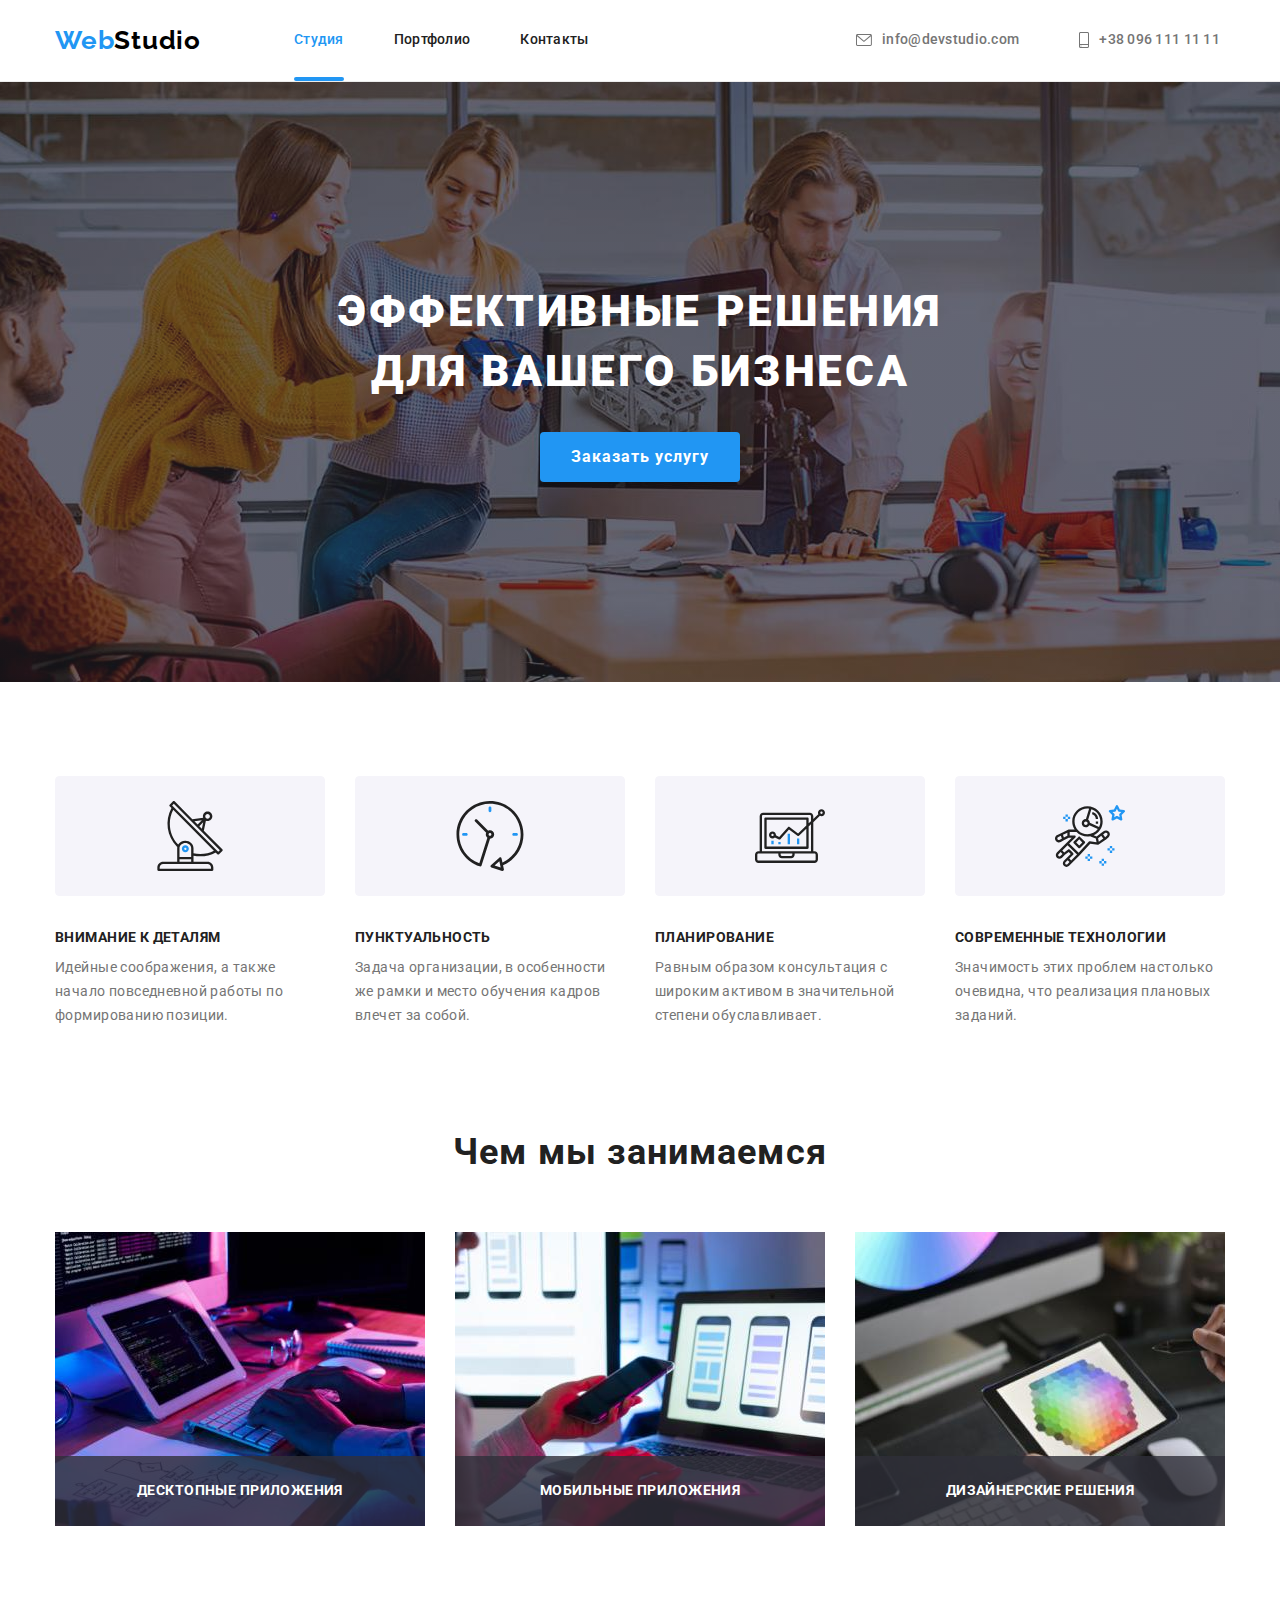
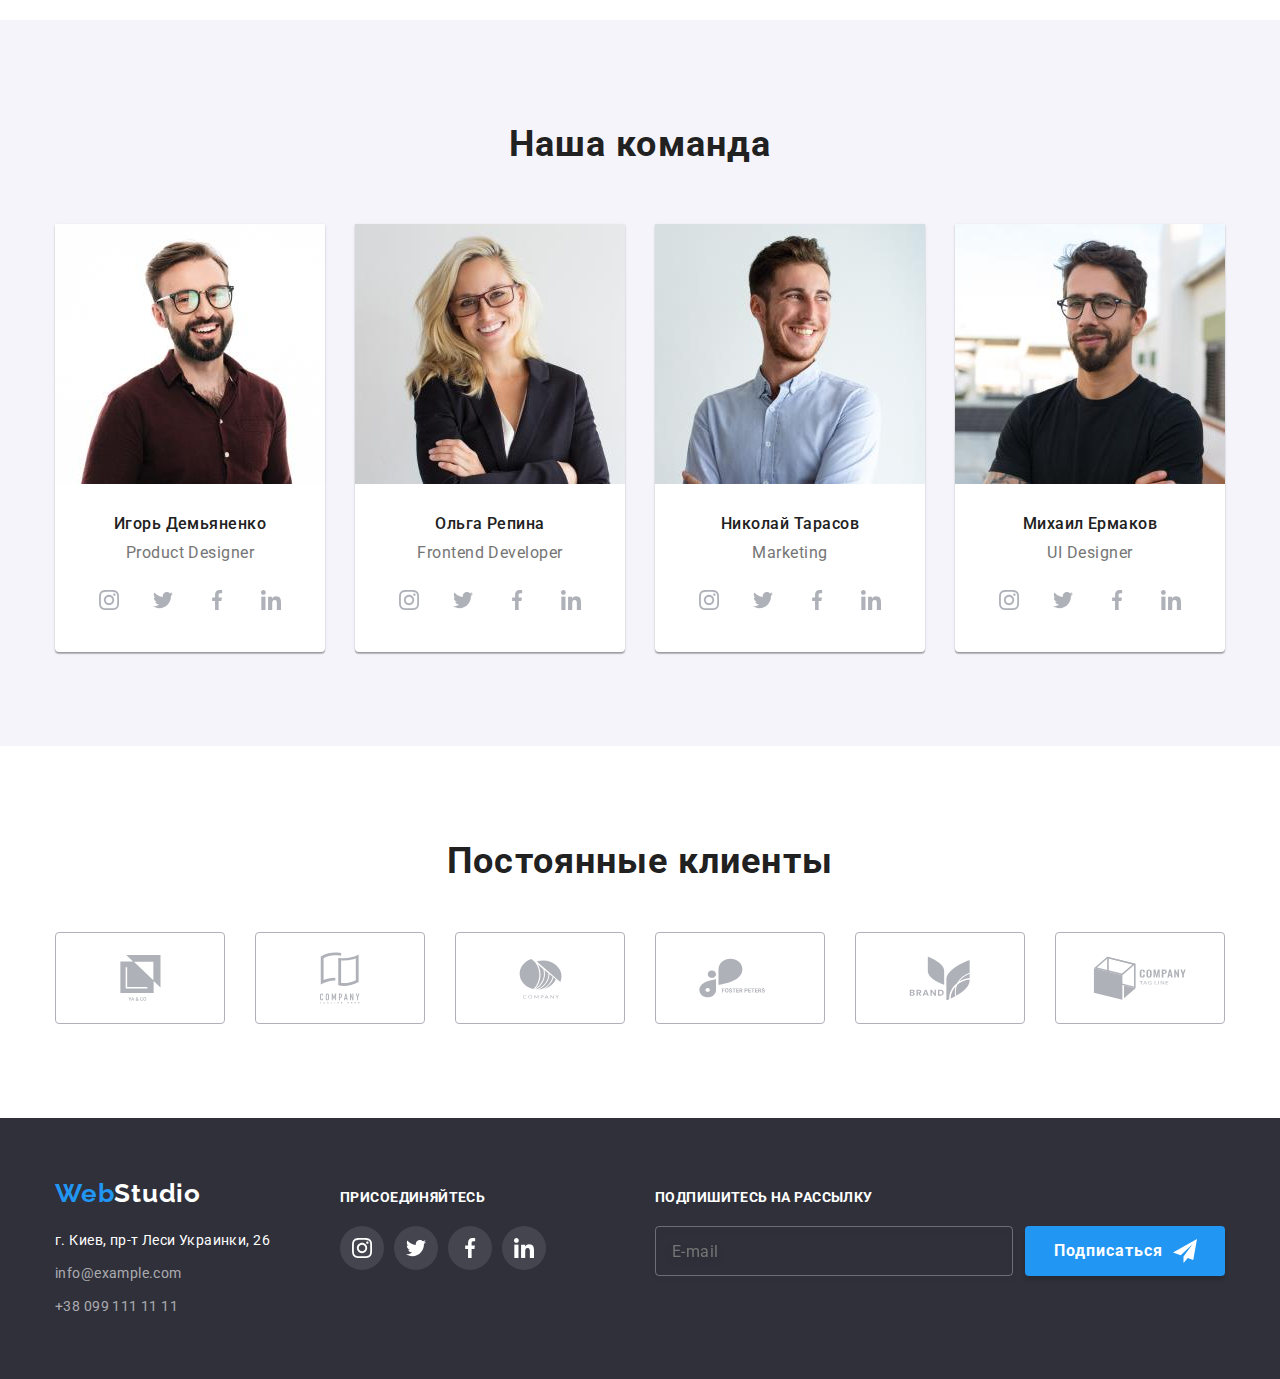
<file: index.html>
<!DOCTYPE html>
<html lang="ru">
<head>
    <meta charset="UTF-8">
    <meta http-equiv="X-UA-Compatible" content="IE=edge">
    <meta name="viewport" content="width=device-width, initial-scale=1.0">
    <title>WebStudio</title>
    <link rel="preconnect" href="https://fonts.googleapis.com">
    <link rel="preconnect" href="https://fonts.gstatic.com" crossorigin>
    <link href="https://fonts.googleapis.com/css2?family=Raleway:wght@700&family=Roboto:wght@400;500;700;900&display=swap"
        rel="stylesheet">
    <!-- <link rel="stylesheet" href="https://cdnjs.cloudflare.com/ajax/libs/modern-normalize/1.1.0/modern-normalize.css"> -->
    <link rel="stylesheet" href="./css/main.min.css">
</head>
<body>
    <!-- HEADER -->
    <header class="header">
        <div class="container header__container">
            <!-- Logo -->
            <a class="link logo header__logo" href="" target="_blank" rel="noopener noreferrer" lang="en">Web<span class="logo__studio-header">Studio</span></a>
            <!-- Navigation -->
            <nav class="header__nav">
                <ul class="list header__nav-list nav-list">
                    <li class="nav-list__item">
                    <div class="nav-list__item-wrap">
                        <a class="link nav-list__link current" href="./index.html" rel="noopener noreferrer">Студия</a>
                    </div>    
                    </li>
                    <li class="nav-list__item"><a class="link nav-list__link" href="./portfolio.html" rel="noopener noreferrer">Портфолио</a></li>
                    <li class="nav-list__item"><a class="link nav-list__link" href="" rel="noopener noreferrer">Контакты</a></li>
                </ul>
            </nav>
            <ul class="list header__contacts contacts">
                <li class="contacts__item"><a class="link contacts__link" href="mailto:info@devstudio.com">
                    <svg class="contacts__icons" width="16" height="12">
                        <use href="./images/icon.svg#icon-envelope"></use>
                    </svg>
                    info@devstudio.com</a>
                </li>
                <li class="contacts__item"><a class="link contacts__link" href="tel:+380961111111">
                    <svg class="contacts__icons" width="10" height="16">
                        <use href="./images/icon.svg#icon-smartphone"></use>
                    </svg>
                    +38 096 111 11 11</a></li>
            </ul>
        </div>
    </header>

    <!-- MAIN SECTION -->
    <main>
        <!-- HERO -->
        <section class="hero">
           <div class="container">
                <h1 class="hero__title">Эффективные решения для вашего бизнеса</h1>
                <button class="btn hero__btn" type="button" data-modal-open>Заказать услугу</button>
           </div>
        </section>

        <!-- ADVANTAGES -->
        <section class="section advantages">
           <div class="container">
                <h2 class="advantages__title visually-hidden">Достоинства компании</h2>
                <ul class="list advantages-list">
                    <li class="advantages-list__item">
                        <div class="advantages-list__icon-container">
                            <svg class="advantages-list__icon" width="270" height="120">
                                <use href="./images/icon.svg#icon-antena"></use>
                            </svg>
                        </div>
                        <h3 class="advantages-list__subtitle">Внимание к деталям</h3>
                        <p class="advantages-list__text">Идейные соображения, а также начало повседневной работы по формированию позиции.</p>
                    </li>
                    <li class="advantages-list__item">
                        <div class="advantages-list__icon-container">
                            <svg class="advantages-list__icon" width="270" height="120">
                                <use href="./images/icon.svg#icon-clock"></use>
                            </svg>
                        </div>
                        <h3 class="advantages-list__subtitle">Пунктуальность</h3>
                        <p class="advantages-list__text">Задача организации, в особенности же рамки и место обучения кадров влечет за собой.</p>
                    </li>
                    <li class="advantages-list__item">
                        <div class="advantages-list__icon-container">
                            <svg class="advantages-list__icon" width="270" height="120">
                                <use href="./images/icon.svg#icon-diagram"></use>
                            </svg>
                        </div>
                        <h3 class="advantages-list__subtitle">Планирование</h3>
                        <p class="advantages-list__text">Равным образом консультация с широким активом в значительной степени обуславливает.</p>
                    </li>
                    <li class="advantages-list__item">
                        <div class="advantages-list__icon-container">
                            <svg class="advantages-list__icon" width="270" height="120">
                                <use href="./images/icon.svg#icon-astronaut"></use>
                            </svg>
                        </div>
                        <h3 class="advantages-list__subtitle">Современные технологии</h3>
                        <p class="advantages-list__text">Значимость этих проблем настолько очевидна, что реализация плановых заданий.</p>
                    </li>
                </ul>
           </div>
        </section>

        <!-- SPECIALIZATION -->
        <section class="section special">
            <div class="container">
                <h2 class="special__title">Чем мы занимаемся</h2>
                <ul class="list special-list">
                    <li class="special-list__item"><img src="./images/what-are-we-doing-01.jpg" alt="Создание веб-сайтов любой сложности" width="370" height="294">
                        <p class="special-list__item-label">Десктопные приложения</p>
                    </li>
                    <li class="special-list__item"><img src="./images/what-are-we-doing-02.jpg" alt="Создание веб-сайтов любой сложности" width="370" height="294">
                    <p class="special-list__item-label">Мобильные приложения</p>
                    </li>
                    <li class="special-list__item"><img src="./images/what-are-we-doing-03.jpg" alt="Создание веб-сайтов любой сложности" width="370" height="294">
                    <p class="special-list__item-label">Дизайнерские решения</p>
                    </li>
                </ul>
            </div>
        </section>

        <!-- TEAM -->
        <section class="section team">
            <div class="container">
                <h2 class="team__title">Наша команда</h2>
                <ul class="list team-list">
                    <li class="team-list__item">
                        <img src="./images/our-team-01.jpg" alt="Фотография" width="270" height="260">
                        <div class="team-list__container">
                            <h3 class="team-list__title">Игорь Демьяненко</h3>
                            <p class="team-list__text" lang="en">Product Designer</p>
                            <!-- Socials -->
                            <ul class="list team-list__socials socials">
                                <li class="socials__item"><a href="" class="socials__link">
                                        <svg class="socials__icon" width="20" height="20">
                                            <use href="./images/icon.svg#icon-instagram">
                                            </use>
                                        </svg>
                                    </a>
                                </li>
                                <li class="socials__item"><a href="" class="socials__link">
                                        <svg class="socials__icon" width="20" height="20">
                                            <use href="./images/icon.svg#icon-twitter">
                                            </use>
                                        </svg>
                                    </a>
                                </li>
                                <li class="socials__item"><a href="" class="socials__link">
                                        <svg class="socials__icon" width="20" height="20">
                                            <use href="./images/icon.svg#icon-facebook">
                                            </use>
                                        </svg>
                                    </a>
                                </li>
                                <li class="socials__item"><a href="" class="socials__link">
                                        <svg class="socials__icon" width="20" height="20">
                                            <use href="./images/icon.svg#icon-linkedin">
                                            </use>
                                        </svg>
                                    </a>
                                </li>
                            </ul>
                        </div>
                    </li>
                    <li class="team-list__item staff-card">
                        <img src="./images/our-team-02.jpg" alt="Фотография" width="270" height="260">
                       <div class="team-list__container">
                            <h3 class="team-list__title">Ольга Репина</h3>
                            <p class="team-list__text" lang="en">Frontend Developer</p>
                            <!-- Socials -->
                            <ul class="list team-list__socials socials">
                                <li class="socials__item"><a href="" class="socials__link">
                                        <svg class="socials__icon" width="20" height="20">
                                            <use href="./images/icon.svg#icon-instagram">
                                            </use>
                                        </svg>
                                    </a>
                                </li>
                                <li class="socials__item"><a href="" class="socials__link">
                                        <svg class="socials__icon" width="20" height="20">
                                            <use href="./images/icon.svg#icon-twitter">
                                            </use>
                                        </svg>
                                    </a>
                                </li>
                                <li class="socials__item"><a href="" class="socials__link">
                                        <svg class="socials__icon" width="20" height="20">
                                            <use href="./images/icon.svg#icon-facebook">
                                            </use>
                                        </svg>
                                    </a>
                                </li>
                                <li class="socials__item"><a href="" class="socials__link">
                                        <svg class="socials__icon" width="20" height="20">
                                            <use href="./images/icon.svg#icon-linkedin">
                                            </use>
                                        </svg>
                                    </a>
                                </li>
                            </ul>
                       </div>
                    </li>
                    <li class="team-list__item staff-card">
                        <img src="./images/our-team-03.jpg" alt="Фотография" width="270" height="260">
                        <div class="team-list__container">
                            <h3 class="team-list__title">Николай Тарасов</h3>
                            <p class="team-list__text" lang="en">Marketing</p>
                            <!-- Socials -->
                            <ul class="list team-list__socials socials">
                                <li class="socials__item"><a href="" class="socials__link">
                                        <svg class="socials__icon" width="20" height="20">
                                            <use href="./images/icon.svg#icon-instagram">
                                            </use>
                                        </svg>
                                    </a>
                                </li>
                                <li class="socials__item"><a href="" class="socials__link">
                                        <svg class="socials__icon" width="20" height="20">
                                            <use href="./images/icon.svg#icon-twitter">
                                            </use>
                                        </svg>
                                    </a>
                                </li>
                                <li class="socials__item"><a href="" class="socials__link">
                                        <svg class="socials__icon" width="20" height="20">
                                            <use href="./images/icon.svg#icon-facebook">
                                            </use>
                                        </svg>
                                    </a>
                                </li>
                                <li class="socials__item"><a href="" class="socials__link">
                                        <svg class="socials__icon" width="20" height="20">
                                            <use href="./images/icon.svg#icon-linkedin">
                                            </use>
                                        </svg>
                                    </a>
                                </li>
                            </ul>
                        </div>
                    </li>
                    <li class="team-list__item staff-card">
                        <img src="./images/our-team-04.jpg" alt="Фотография" width="270" height="260">
                       <div class="team-list__container">
                            <h3 class="team-list__title">Михаил Ермаков</h3>
                            <p class="team-list__text" lang="en">UI Designer</p>
                            <!-- Socials -->
                            <ul class="list team-list__socials socials">
                                <li class="socials__item"><a href="" class="socials__link">
                                        <svg class="socials__icon" width="20" height="20">
                                            <use href="./images/icon.svg#icon-instagram">
                                            </use>
                                        </svg>
                                    </a>
                                </li>
                                <li class="socials__item"><a href="" class="socials__link">
                                        <svg class="socials__icon" width="20" height="20">
                                            <use href="./images/icon.svg#icon-twitter">
                                            </use>
                                        </svg>
                                    </a>
                                </li>
                                <li class="socials__item"><a href="" class="socials__link">
                                        <svg class="socials__icon" width="20" height="20">
                                            <use href="./images/icon.svg#icon-facebook">
                                            </use>
                                        </svg>
                                    </a>
                                </li>
                                <li class="socials__item"><a href="" class="socials__link">
                                        <svg class="socials__icon" width="20" height="20">
                                            <use href="./images/icon.svg#icon-linkedin">
                                            </use>
                                        </svg>
                                    </a>
                                </li>
                            </ul>
                       </div>
                    </li>
                </ul>
            </div>
        </section>

        <!-- CLIENTS -->
        <section class="clients">
            <div class="container">
                <h2 class="clients__title">Постоянные клиенты</h2>
                <ul class="list clients-list">
                    <li class="item clients-list__item"><a class="link clients-list__link" href="">
                            <svg class="clients-list__icon" width="41" height="46">
                                <use href="./images/icon.svg#icon-client-01"></use>
                            </svg>
                        </a>
                    </li>
                    <li class="item clients-list__item"><a class="link clients-list__link" href="">
                            <svg class="clients-list__icon" width="40" height="52">
                                <use href="./images/icon.svg#icon-client-02"></use>
                            </svg>
                        </a>
                    </li>
                    <li class="item clients-list__item"><a class="link clients-list__link" href="">
                            <svg class="clients-list__icon" width="43" height="41">
                                <use href="./images/icon.svg#icon-client-03"></use>
                            </svg>
                        </a>
                    </li>
                    <li class="item clients-list__item"><a class="link clients-list__link" href="">
                            <svg class="clients-list__icon" width="84" height="40">
                                <use href="./images/icon.svg#icon-client-04"></use>
                            </svg>
                        </a>
                    </li>
                    <li class="item clients-list__item"><a class="link clients-list__link" href="">
                            <svg class="clients-list__icon" width="62" height="45">
                                <use href="./images/icon.svg#icon-client-05"></use>
                            </svg>
                        </a>
                    </li>
                    <li class="item clients-list__item"><a class="link clients-list__link" href="">
                            <svg class="clients-list__icon" width="94" height="44">
                                <use href="./images/icon.svg#icon-client-06"></use>
                            </svg>
                        </a>
                    </li>
                </ul>


            </div>


        </section>

    </main>

    <!-- FOOTER -->
    <footer class="footer">
        <div class="container footer__wrap">
            <div class="footer__address-wrap">
                <a class="link logo footer__logo" href="" target="_blank" rel="noopener noreferrer" lang="en">Web<span class="logo__studio-footer">Studio</span></a>
                <!-- Address -->
                <address class="address">
                    <p class="address__text">г. Киев, пр-т Леси Украинки, 26</p>
                    <ul class="list address-list">
                        <li class="address-list__item"><a class="link address-list__link" href="mailto:info@example.com">info@example.com</a></li>
                        <li class="address-list__item"><a class="link address-list__link" href="tel:+380991111111">+38 099 111 11 11</a></li>
                    </ul>
                </address>
            </div>
            <div class="footer__socials-wrap">
                <h2 class="footer__socials-title">Присоединяйтесь</h2>
                <ul class="list footer__socials socials">
                    <li class="item socials__item"><a class="link socials__link socials__link-footer" href="">
                        <svg class="socials__icon" width="20" height="20">
                            <use href="./images/icon.svg#icon-instagram"></use>
                        </svg>
                        </a>
                    </li>
                    <li class="item socials__item"><a class="link socials__link socials__link-footer" href="">
                            <svg class="socials__icon" width="20" height="20">
                                <use href="./images/icon.svg#icon-twitter"></use>
                            </svg>
                        </a>
                    </li>
                    <li class="item socials__item"><a class="link socials__link socials__link-footer" href="">
                            <svg class="socials__icon" width="20" height="20">
                                <use href="./images/icon.svg#icon-facebook"></use>
                            </svg>
                        </a>
                    </li>
                    <li class="item socials__item"><a class="link socials__link socials__link-footer" href="">
                            <svg class="socials__icon" width="20" height="20">
                                <use href="./images/icon.svg#icon-linkedin"></use>
                            </svg>
                        </a>
                    </li>
                </ul>
            </div>

            <div class="footer__subscribe-wrap">
                <h2 class="footer__subscribe-title">Подпишитесь на рассылку</h2>
                <!-- Subscribe -->
                <form class="subscribe" autocomplete="off">
                    <label class="subscribe__label" for="sbcr-email" >
                        <input class="subscribe__input" type="email" name="email" placeholder="E-mail" id="sbcr-email">
                    </label>
                    <button class="btn subscribe__btn" type="submit">Подписаться
                        <svg class="subscribe__icon" width="24" height="24">
                            <use href="./images/icon.svg#icon-send"></use>
                        </svg>
                    </button>
                </form>
            </div>

        </div>
    </footer>


<!-- BACKDROP -->

<div class="backdrop is-hidden" data-modal>
    <div class="modal">
        <!-- Close-button -->
        <button class="modal__close-btn close-btn" type="button" data-modal-close>
            <svg class="close-btn__icon">
                <use href="./images/icon.svg#icon-close"></use>
            </svg>
        </button>

        <p class="modal__title">Оставьте свои данные, мы вам перезвоним</p>
        <form class="modal__form" autocomplete="off">
            <ul class="list modal__form-list form-list">
                <li class="form-list__item">
                    <label class="form-list__label" for="username" >Имя</label>
                    <div class="form-list__input-field">
                    <input class="form-list__input" type="text" name="username" id="username">
                        <svg class="form-list__input-icon" width="18" height="18">
                            <use href="./images/icon.svg#icon-form-person"></use>
                        </svg>
                    </div>
                </li>
                <li class="form-list__item">
                    <label class="form-list__label" for="tel">Телефон</label>
                    <div class="form-list__input-field">
                        <input class="form-list__input" type="tel" name="tel" id="tel">
                        <svg class="form-list__input-icon" width="18" height="18">
                            <use href="./images/icon.svg#icon-form-phone"></use>
                        </svg>
                    </div>
                </li>
                <li class="form-list__item">
                    <label class="form-list__label" for="email">Почта</label>
                    <div class="form-list__input-field">
                        <input class="form-list__input" type="email" name="email" id="email">
                        <svg class="form-list__input-icon" width="18" height="18">
                            <use href="./images/icon.svg#icon-form-email"></use>
                        </svg>
                    </div>
                </li>
                <li class="form-list__item">
                    <label class="form-list__label" for="comments">Комментарий</label>
                    <textarea class="form-list__input-comments" name="comments" id="comments" placeholder="Введите текст"></textarea>
                    </li>
            </ul>
            <div class="modal__form-checkbox checkbox">
                <input class="checkbox__input" type="checkbox" name="contract-terms" id="terms">
                <label for="terms" class="checkbox__label">
                    <span class="checkbox__icon-border">
                        <svg class="checkbox__icon" width="16" height="15">
                            <use href="./images/icon.svg#icon-form-check"></use>
                        </svg>
                    </span>
                    Соглашаюсь с рассылкой и принимаю</label>
                <a class="checkbox__contract" href="">Условия договора</a>
            </div>

            <button type="submit" class="btn modal__form-btn">Отправить</button>
        </form>
    </div>
</div>

<script src="./js/modal.js"></script>
</body>
</html>
</file>
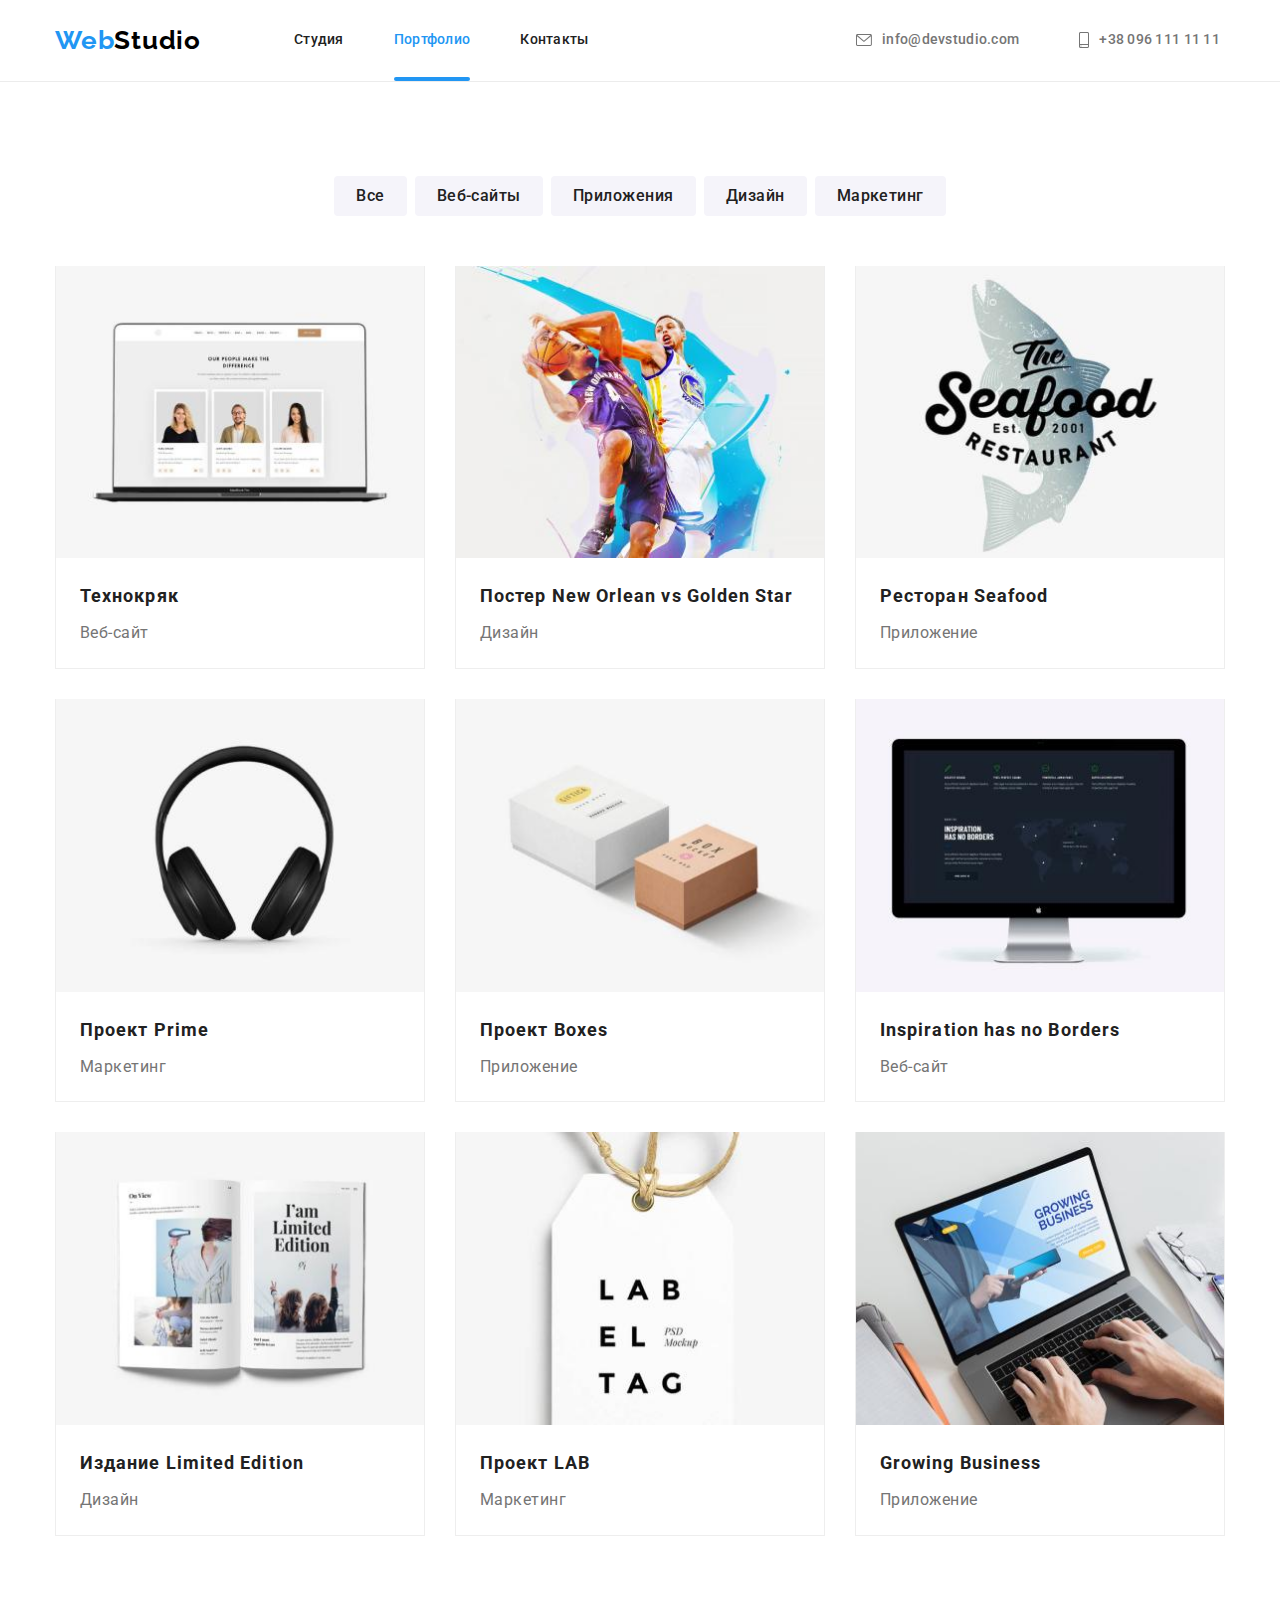
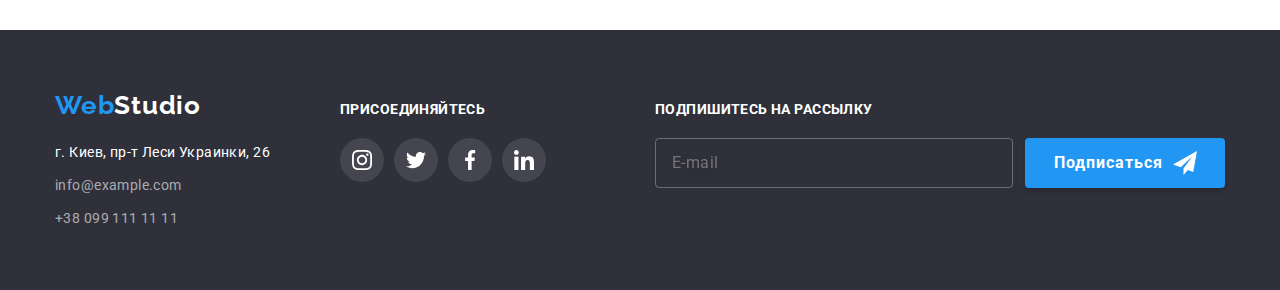
<file: portfolio.html>
<!DOCTYPE html>
<html lang="ru">

<head>
    <meta charset="UTF-8">
    <meta http-equiv="X-UA-Compatible" content="IE=edge">
    <meta name="viewport" content="width=device-width, initial-scale=1.0">
    <title>Portfolio</title>
    <link rel="preconnect" href="https://fonts.googleapis.com">
    <link rel="preconnect" href="https://fonts.gstatic.com" crossorigin>
    <link
        href="https://fonts.googleapis.com/css2?family=Raleway:wght@700&family=Roboto:wght@400;500;700;900&display=swap"
        rel="stylesheet">
    <!-- <link rel="stylesheet" href="https://cdnjs.cloudflare.com/ajax/libs/modern-normalize/1.1.0/modern-normalize.css"> -->
    <link rel="stylesheet" href="./css/main.min.css">
</head>

<body>
    <!-- HEADER -->
    <header class="header">
        <div class="container header__container">
            <a class="link logo header__logo" href="" target="_blank" rel="noopener noreferrer" lang="en">Web<span
                    class="logo__studio-header">Studio</span></a>
            <nav class="header__nav">
                <ul class="list header__nav-list nav-list">
                    <li class="nav-list__item"><a class="link nav-list__link" href="./index.html" rel="noopener noreferrer">Студия</a></li>
                    <li class="nav-list__item">
                        <div class="nav-list__item-wrap">
                        <a class="link nav-list__link current" href="./portfolio.html"
                            rel="noopener noreferrer">Портфолио</a>
                        </div>
                    </li>
                    <li class="nav-list__item"><a class="link nav-list__link" href="" rel="noopener noreferrer">Контакты</a></li>
                </ul>
            </nav>
            <ul class="list header__contacts contacts">
                <li class="contacts__item"><a class="link contacts__link" href="mailto:info@devstudio.com">
                        <svg class="contacts__icons" width="16" height="12">
                            <use href="./images/icon.svg#icon-envelope"></use>
                        </svg>
                        info@devstudio.com</a>
                </li>
                <li class="contacts__item"><a class="link contacts__link" href="tel:+380961111111">
                        <svg class="contacts__icons" width="10" height="16">
                            <use href="./images/icon.svg#icon-smartphone"></use>
                        </svg>
                        +38 096 111 11 11</a></li>
            </ul>
        </div>
    </header>

    <!-- MAIN SECTION -->
    <main>
        <h1 class="visually-hidden">Наши работы</h1>
        <section class="cards">
            <div class="container">
                <h2 class="visually-hidden">Перечень работ</h2>
                <ul class="list cards__filter filter">
                    <li class="filter__item"><button class="filter-btn" type="button">Все</button></li>
                    <li class="filter__item"><button class="filter-btn" type="button">Веб-сайты</button></li>
                    <li class="filter__item"><button class="filter-btn" type="button">Приложения</button></li>
                    <li class="filter__item"><button class="filter-btn" type="button">Дизайн</button></li>
                    <li class="filter__item"><button class="filter-btn" type="button">Маркетинг</button></li>
                </ul>
                <ul class="list cards__list work-cards">
                    <li class="work-cards__item">
                        <div class="work-cards__overlay">
                            <a class="work-cards__overlay-link" href="" rel="noopener noreferrer"><img src="./images/our-works-01.jpg"
                                alt="Разработка веб-сайтов" width="370" height="294"></a>
                                <p class="work-cards__overlay-text">Технокряк это современная площадка распространения коронавируса. Компании используют эту платформу для цифрового
                                шпионажа и атак на защищённые сервера конкурентов.</p>
                        </div>
                        <div class="work-cards__socle">
                            <h3 class="work-cards__title">Технокряк</h3>
                            <p class="work-cards__text">Веб-сайт</p>
                        </div>
                    </li>
                    <li class="work-cards__item">
                        <div class="work-cards__overlay">
                        <a class="work-cards__overlay-link" href="" rel="noopener noreferrer"><img src="./images/our-works-02.jpg"
                                alt="Разработка веб-сайтов" width="370" height="294"></a>
                                <p class="work-cards__overlay-text">Технокряк это современная площадка распространения коронавируса. Компании используют эту
                                    платформу для цифрового
                                    шпионажа и атак на защищённые сервера конкурентов.</p>
                        </div>
                        <div class="work-cards__socle">
                            <h3 class="work-cards__title">Постер New Orlean vs Golden Star</h3>
                            <p class="work-cards__text">Дизайн</p>
                        </div>
                    </li>
                    <li class="work-cards__item">
                        <div class="work-cards__overlay">
                        <a class="work-cards__overlay-link" href="" rel="noopener noreferrer"><img src="./images/our-works-03.jpg"
                                alt="Разработка веб-сайтов" width="370" height="294"></a>
                                <p class="work-cards__overlay-text">Технокряк это современная площадка распространения коронавируса. Компании используют эту
                                    платформу для цифрового
                                    шпионажа и атак на защищённые сервера конкурентов.</p>
                        </div>
                        <div class="work-cards__socle">
                            <h3 class="work-cards__title">Ресторан Seafood</h3>
                            <p class="work-cards__text">Приложение</p>
                        </div>
                    </li>
                    <li class="work-cards__item">
                        <div class="work-cards__overlay">
                        <a class="work-cards__overlay-link" href="" rel="noopener noreferrer"><img src="./images/our-works-04.jpg"
                                alt="Разработка веб-сайтов" width="370" height="294"></a>
                                <p class="work-cards__overlay-text">Технокряк это современная площадка распространения коронавируса. Компании используют эту
                                    платформу для цифрового
                                    шпионажа и атак на защищённые сервера конкурентов.</p>
                        </div>
                        <div class="work-cards__socle">
                            <h3 class="work-cards__title">Проект Prime</h3>
                            <p class="work-cards__text">Маркетинг</p>
                        </div>
                    </li>
                    <li class="work-cards__item">
                        <div class="work-cards__overlay">
                        <a class="work-cards__overlay-link" href="" rel="noopener noreferrer"><img src="./images/our-works-05.jpg"
                                alt="Разработка веб-сайтов" width="370" height="294"></a>
                                <p class="work-cards__overlay-text">Технокряк это современная площадка распространения коронавируса. Компании используют эту
                                    платформу для цифрового
                                    шпионажа и атак на защищённые сервера конкурентов.</p>
                        </div>
                        <div class="work-cards__socle">
                            <h3 class="work-cards__title">Проект Boxes</h3>
                            <p class="work-cards__text">Приложение</p>
                        </div>
                    </li>
                    <li class="work-cards__item">
                        <div class="work-cards__overlay">
                        <a class="work-cards__overlay-link" href="" rel="noopener noreferrer"><img src="./images/our-works-06.jpg"
                                alt="Разработка веб-сайтов" width="370" height="294"></a>
                                <p class="work-cards__overlay-text">Технокряк это современная площадка распространения коронавируса. Компании используют эту
                                    платформу для цифрового
                                    шпионажа и атак на защищённые сервера конкурентов.</p>
                        </div>
                        <div class="work-cards__socle">
                            <h3 class="work-cards__title">Inspiration has no Borders</h3>
                            <p class="work-cards__text">Веб-сайт</p>
                        </div>
                    </li>
                    <li class="work-cards__item">
                        <div class="work-cards__overlay">
                        <a class="work-cards__overlay-link" href="" rel="noopener noreferrer"><img src="./images/our-works-07.jpg"
                                alt="Разработка веб-сайтов" width="370" height="294"></a>
                                <p class="work-cards__overlay-text">Технокряк это современная площадка распространения коронавируса. Компании используют эту
                                    платформу для цифрового
                                    шпионажа и атак на защищённые сервера конкурентов.</p>
                        </div>
                        <div class="work-cards__socle">
                            <h3 class="work-cards__title">Издание Limited Edition</h3>
                            <p class="work-cards__text">Дизайн</p>
                        </div>
                    </li>
                    <li class="work-cards__item">
                        <div class="work-cards__overlay">
                        <a class="work-cards__overlay-link" href="" rel="noopener noreferrer"><img src="./images/our-works-08.jpg"
                                alt="Разработка веб-сайтов" width="370" height="294"></a>
                                <p class="work-cards__overlay-text">Технокряк это современная площадка распространения коронавируса. Компании используют эту
                                    платформу для цифрового
                                    шпионажа и атак на защищённые сервера конкурентов.</p>
                        </div>
                        <div class="work-cards__socle">
                            <h3 class="work-cards__title">Проект LAB</h3>
                            <p class="work-cards__text">Маркетинг</p>
                        </div>
                    </li>
                    <li class="work-cards__item">
                        <div class="work-cards__overlay">
                        <a class="work-cards__overlay-link" href="" rel="noopener noreferrer"><img src="./images/our-works-09.jpg"
                                alt="Разработка веб-сайтов" width="370" height="294"></a>
                                <p class="work-cards__overlay-text">Технокряк это современная площадка распространения коронавируса. Компании используют эту
                                    платформу для цифрового
                                    шпионажа и атак на защищённые сервера конкурентов.</p>
                        </div>
                        <div class="work-cards__socle">
                            <h3 class="work-cards__title">Growing Business</h3>
                            <p class="work-cards__text">Приложение</p>
                        </div>
                    </li>
                </ul>
            </div>
        </section>
    </main>
    <!-- FOOTER -->
    <footer class="footer">
        <div class="container footer__wrap">
            <div class="footer__address-wrap">
                <a class="link logo footer__logo" href="" target="_blank" rel="noopener noreferrer" lang="en">Web<span
                        class="logo__studio-footer">Studio</span></a>
                <!-- Address -->
                <address class="address">
                    <p class="address__text">г. Киев, пр-т Леси Украинки, 26</p>
                    <ul class="list address-list">
                        <li class="address-list__item"><a class="link address-list__link"
                                href="mailto:info@example.com">info@example.com</a></li>
                        <li class="address-list__item"><a class="link address-list__link" href="tel:+380991111111">+38 099 111 11
                                11</a></li>
                    </ul>
                </address>
            </div>
            <div class="footer__socials-wrap">
                <h2 class="footer__socials-title">Присоединяйтесь</h2>
                <ul class="list footer__socials socials">
                    <li class="item socials__item"><a class="link socials__link socials__link-footer" href="">
                            <svg class="socials__icon" width="20" height="20">
                                <use href="./images/icon.svg#icon-instagram"></use>
                            </svg>
                        </a>
                    </li>
                    <li class="item socials__item"><a class="link socials__link socials__link-footer" href="">
                            <svg class="socials__icon" width="20" height="20">
                                <use href="./images/icon.svg#icon-twitter"></use>
                            </svg>
                        </a>
                    </li>
                    <li class="item socials__item"><a class="link socials__link socials__link-footer" href="">
                            <svg class="socials__icon" width="20" height="20">
                                <use href="./images/icon.svg#icon-facebook"></use>
                            </svg>
                        </a>
                    </li>
                    <li class="item socials__item"><a class="link socials__link socials__link-footer" href="">
                            <svg class="socials__icon" width="20" height="20">
                                <use href="./images/icon.svg#icon-linkedin"></use>
                            </svg>
                        </a>
                    </li>
                </ul>
            </div>
    
            <div class="footer__subscribe-wrap">
                <h2 class="footer__subscribe-title">Подпишитесь на рассылку</h2>
                <!-- Subscribe -->
                <form class="subscribe" autocomplete="off">
                    <label class="subscribe__label" for="sbcr-email">
                        <input class="subscribe__input" type="email" name="email" placeholder="E-mail" id="sbcr-email">
                    </label>
                    <button class="btn subscribe__btn" type="submit">Подписаться
                        <svg class="subscribe__icon" width="24" height="24">
                            <use href="./images/icon.svg#icon-send"></use>
                        </svg>
                    </button>
                </form>
            </div>
    
        </div>
    </footer>

</body>

</html>
</file>
<file: css/main.min.css>
/*! modern-normalize v1.1.0 | MIT License | https://github.com/sindresorhus/modern-normalize */*,::before,::after{box-sizing:border-box}html{line-height:1.15;-webkit-text-size-adjust:100%;-moz-tab-size:4;tab-size:4}body{margin:0;font-family:system-ui,-apple-system,"Segoe UI",Roboto,Helvetica,Arial,sans-serif,"Apple Color Emoji","Segoe UI Emoji"}hr{height:0;color:inherit}abbr[title]{text-decoration:underline dotted}b,strong{font-weight:bolder}code,kbd,samp,pre{font-family:ui-monospace, SFMono-Regular, Consolas, 'Liberation Mono', Menlo, monospace;font-size:1em}small{font-size:80%}sub,sup{font-size:75%;line-height:0;position:relative;vertical-align:baseline}sub{bottom:-0.25em}sup{top:-0.5em}table{text-indent:0;border-color:inherit}button,input,optgroup,select,textarea{font-family:inherit;font-size:100%;line-height:1.15;margin:0}button,select{text-transform:none}button,[type='button'],[type='reset'],[type='submit']{-webkit-appearance:button}::-moz-focus-inner{border-style:none;padding:0}:-moz-focusring{outline:1px dotted ButtonText}:-moz-ui-invalid{box-shadow:none}legend{padding:0}progress{vertical-align:baseline}::-webkit-inner-spin-button,::-webkit-outer-spin-button{height:auto}[type='search']{-webkit-appearance:textfield;outline-offset:-2px}::-webkit-search-decoration{-webkit-appearance:none}::-webkit-file-upload-button{-webkit-appearance:button;font:inherit}summary{display:list-item}h1,h2,h3,h4,p,ul{margin:0;padding:0}body{font-family:Roboto, sans-serif;color:var(--main-text-color)}.link{text-decoration:none}.list{list-style:none}img{display:block;max-width:100%;height:auto}:root{--main-text-color: #757575;--logo-main-color: #2196f3;--logo-black-color: #000000;--logo-white-color: #ffffff;--main-title-color: #ffffff;--second-title-color: #212121;--third-title-color: #212121;--nav-color: #212121;--hero-btn-color: #ffffff;--hero-btn-bckgr: #2196f3;--works-btn-color: #212121;--works-btn-bckgr: #f5f4fa;--accent-color: #2196f3;--cards-border-color: #eeeeee;--background-color: #f5f4fa;--social-items-color: #afb1b8;--social-items-accent-color: #ffffff}.visually-hidden{position:absolute;clip:rect(0 0 0 0);width:1px;height:1px;margin:-1px;border:0;padding:0;overflow:hidden}.container{width:1200px;margin:0 auto;padding:0 15px}.section{padding-top:94px;padding-bottom:94px}.logo{font-family:Raleway, sans-serif;font-weight:700;font-size:26px;line-height:1.19;letter-spacing:.03em;color:var(--logo-main-color)}.nav-list{display:flex}.nav-list__item:not(:last-child){margin-right:50px}.nav-list__link{font-weight:500;font-size:14px;line-height:1.14;letter-spacing:.02em;color:var(--nav-color);transition:color 250ms cubic-bezier(0.4, 0, 0.2, 1);display:block;padding-top:5px;padding-bottom:5px}.nav-list__link:hover,.nav-list__link:focus{color:var(--accent-color)}.nav-list__link.current{color:var(--accent-color)}.nav-list__item-wrap{position:relative}.nav-list__item-wrap:after{content:'';position:absolute;bottom:0;left:0;transform:translateY(28px);display:block;width:100%;height:4px;border-radius:2px;background-color:var(--accent-color)}.contacts{display:flex}.contacts__item{justify-content:flex-end}.contacts__item:not(:last-child){margin-right:50px}.contacts__link{font-weight:500;font-size:14px;line-height:1.14;letter-spacing:.02em;color:var(--main-text-color);transition:color 250ms cubic-bezier(0.4, 0, 0.2, 1);display:flex;padding:5px;align-items:center}.contacts__link:hover,.contacts__link:focus{color:var(--accent-color)}.contacts__icons{fill:currentColor;margin-right:10px}.btn{display:block;cursor:pointer;width:200px;height:50px;border:none;border-radius:4px;box-shadow:0px 4px 4px rgba(0,0,0,0.15);font-weight:700;font-size:16px;line-height:1.87;letter-spacing:.06em}.socials{display:flex}.socials__item{width:44px;height:44px}.socials__item:not(:last-child){margin-right:10px}.socials__link{width:100%;height:100%;display:flex;justify-content:center;align-items:center;border-radius:50%;color:var(--social-items-color);transition:color 250ms cubic-bezier(0.4, 0, 0.2, 1),background-color 250ms cubic-bezier(0.4, 0, 0.2, 1)}.socials__link:hover,.socials__link:focus{background-color:var(--accent-color);color:var(--social-items-accent-color)}.socials__icon{fill:currentColor}.address{font-style:inherit}.address__text{margin-bottom:9px;font-weight:400;font-size:14px;line-height:1.71;letter-spacing:.03em;color:#ffffff}.address-list__link{display:block;font-weight:400;font-size:14px;line-height:1.71;letter-spacing:.03em;color:rgba(255,255,255,0.6);transition:color 250ms cubic-bezier(0.4, 0, 0.2, 1)}.address-list__link:hover,.address-list__link:focus{color:var(--accent-color)}.address-list__item:nth-child(1){margin-bottom:9px}.subscribe{display:flex;justify-content:flex-end;align-items:center}.subscribe__input{display:inline-block;width:358px;height:50px;margin-right:12px;border:1px solid rgba(255,255,255,0.3);filter:drop-shadow(0px 4px 4px rgba(0,0,0,0.15));border-radius:4px;background-color:inherit;padding:0;padding-left:16px;font-weight:400;font-size:16px;line-height:1.25;letter-spacing:.03em;color:rgba(255,255,255,0.6)}.subscribe__btn{position:relative;display:inline-block;background:var(--accent-color);padding:0;padding-left:29px;text-align:left;color:#ffffff}.subscribe__icon{position:absolute;top:50%;right:28px;transform:translateY(-50%);fill:#ffffff}.work-cards{display:flex;flex-wrap:wrap}.work-cards__item{margin-right:30px;margin-bottom:30px;flex-basis:calc((100% - (2 * 30px)) / 3);background-color:#ffffff;border-bottom:1px solid var(--cards-border-color);border-right:1px solid var(--cards-border-color);border-left:1px solid var(--cards-border-color);transition:box-shadow 250ms cubic-bezier(0.4, 0, 0.2, 1)}.work-cards__item:nth-child(3n){margin-right:0}.work-cards__item:nth-last-child(-n+3){margin-bottom:0px}.work-cards__item:hover,.work-cards__item:focus{box-shadow:0px 1px 1px rgba(0,0,0,0.12),0px 4px 4px rgba(0,0,0,0.06),1px 4px 6px rgba(0,0,0,0.16)}.work-cards__overlay{position:relative;overflow:hidden}.work-cards__socle{padding:20px 24px}.work-cards__title{margin-bottom:4px;font-weight:700;font-size:18px;line-height:2;letter-spacing:.06em;color:var(--third-title-color)}.work-cards__text{font-weight:400;font-size:16px;line-height:1.87;letter-spacing:.03em;color:var(--main-text-color)}.work-cards__overlay-text{position:absolute;left:0;top:0;transform:translateY(101%);transition:transform 250ms cubic-bezier(0.4, 0, 0.2, 1);width:100%;height:100%;padding:63px 24px;font-weight:400;font-size:18px;line-height:1.56;letter-spacing:.03em;color:#ffffff;background-color:rgba(33,150,243,0.9)}.work-cards__item:hover .work-cards__overlay-text,.work-cards__item:focus .work-cards__overlay-text{transform:translateY(0)}.filter{display:flex;justify-content:center}.filter__item:not(:last-child){margin-right:8px}.filter-btn{display:block;margin:0;padding:5px 20px;border-radius:4px;border-color:transparent;cursor:pointer;background-color:var(--works-btn-bckgr);transition:color 250ms cubic-bezier(0.4, 0, 0.2, 1),background-color 250ms cubic-bezier(0.4, 0, 0.2, 1),box-shadow 250ms cubic-bezier(0.4, 0, 0.2, 1);color:var(--works-btn-color);font-weight:500;font-size:16px;line-height:1.62;letter-spacing:.03em;text-align:center}.filter-btn:hover,.filter-btn:focus{color:#ffffff;box-shadow:0px 3px 1px rgba(0,0,0,0.1),0px 1px 2px rgba(0,0,0,0.08),0px 2px 2px rgba(0,0,0,0.12);background-color:var(--accent-color)}.close-btn{padding:0;width:30px;height:30px;border:1px solid rgba(0,0,0,0.1);border-radius:50% 50%;background-color:#ffffff;display:flex;justify-content:center;align-items:center}.close-btn__icon{width:18px;height:18px;cursor:pointer;transition:fill 250ms cubic-bezier(0.4, 0, 0.2, 1)}.close-btn:hover .close-btn__icon,.close-btn:focus .close-btn__icon{fill:var(--accent-color)}.backdrop{position:fixed;top:0;left:0;width:100vw;height:100vh;background-color:rgba(0,0,0,0.2);opacity:1;transform:scale(1);transition:opacity 500ms cubic-bezier(0.4, 0, 0.2, 1),transform 1000ms cubic-bezier(0.4, 0, 0.2, 1)}.backdrop.is-hidden{pointer-events:none;opacity:0;transform:scale(0.3)}.modal{position:absolute;top:50%;left:50%;transform:translate(-50%, -50%);width:528px;height:581px;padding:40px;background-color:#ffffff;box-shadow:0px 1px 3px rgba(0,0,0,0.12),0px 1px 1px rgba(0,0,0,0.14),0px 2px 1px rgba(0,0,0,0.2);border-radius:4px}.modal__close-btn{position:absolute;top:8px;right:8px}.modal__title{margin-bottom:12px;font-weight:700;font-size:20px;line-height:1.15;letter-spacing:.03em;text-align:center;color:#212121}.modal__form-list{margin-bottom:20px}.form-list__item:not(:last-child){margin-bottom:10px}.form-list__label{display:block;margin-bottom:4px;font-weight:400;font-size:12px;line-height:1.17;letter-spacing:.01em;color:#757575}.form-list__input-field{position:relative}.form-list__input-field:focus-within{fill:var(--accent-color)}.form-list__input{display:block;width:100%;height:40px;outline:none;border:1px solid rgba(33,33,33,0.2);border-radius:4px;transition:border-color 250ms cubic-bezier(0.4, 0, 0.2, 1);padding:0;padding-left:35px;font-weight:400;font-size:14px;line-height:1.14;letter-spacing:.01em;color:#757575}.form-list__input-field:focus-within .form-list__input{border-color:var(--accent-color)}.form-list__input-icon{position:absolute;display:block;top:50%;left:12px;transform:translateY(-50%);transition:fill 250ms cubic-bezier(0.4, 0, 0.2, 1)}.form-list__input-comments{width:100%;height:120px;resize:none;outline:none;border:1px solid rgba(33,33,33,0.2);border-radius:4px;transition:border-color 250ms cubic-bezier(0.4, 0, 0.2, 1);padding:12px 16px;font-weight:400;font-size:14px;line-height:1.14;letter-spacing:.01em;color:#757575}.form-list__input-comments::placeholder{color:rgba(117,117,117,0.5)}.form-list__input-comments:focus-within{border-color:var(--accent-color)}.modal__form-checkbox{position:relative;margin:0 auto;margin-bottom:30px}.modal__form-btn{margin:0 auto;padding:0;background-color:var(--accent-color);transition:background-color 250ms cubic-bezier(0.4, 0, 0.2, 1);color:#ffffff}.modal__form-btn:hover,.modal__form-btn:focus{background-color:#188ce8}.checkbox{width:423px;height:24px}.checkbox__input{position:absolute;clip:rect(0 0 0 0);width:1px;height:1px;margin:-1px;border:0;padding:0;overflow:hidden}.checkbox__label{font-weight:400;font-size:14px;line-height:1.71;letter-spacing:.03em;color:#757575;margin-left:22px}.checkbox__icon-border{position:absolute;left:0;top:50%;transform:translateY(-50%);display:flex;justify-content:center;align-items:center;width:16px;height:15px;background-color:#ffffff;border:2px solid #212121;border-radius:2px;transition:background-color 250ms cubic-bezier(0.4, 0, 0.2, 1),border-color 250ms cubic-bezier(0.4, 0, 0.2, 1)}.checkbox__input:focus+.checkbox__label .checkbox__icon-border{border-color:var(--accent-color)}.checkbox__input:checked+.checkbox__label .checkbox__icon-border{background-color:var(--accent-color);border-color:var(--accent-color)}.checkbox__icon{fill:#ffffff;transition:fill 250ms cubic-bezier(0.4, 0, 0.2, 1)}.checkbox__input:checked+.checkbox__label .checkbox__icon{fill:var(--accent-color)}.checkbox__contract{font-weight:400;font-size:14px;line-height:1.71;letter-spacing:.03em;text-decoration-line:underline;color:var(--accent-color)}.header{padding-top:25px;padding-bottom:25px;border-bottom:1px solid #ececec}.header__container{display:flex;align-items:center}.header__logo{margin-right:93px}.logo__studio-header{color:var(--logo-black-color)}.header__nav{margin-right:auto}.hero{background-color:#2f303a;background-image:linear-gradient(rgba(47,48,58,0.4), rgba(47,48,58,0.4)),url(../images/hero.jpg);background-repeat:no-repeat;background-size:1600px auto;background-position:center;padding-top:200px;padding-bottom:200px}.hero__title{font-weight:900;font-size:44px;line-height:1.36;letter-spacing:.06em;text-align:center;text-transform:uppercase;color:var(--main-title-color);width:696px;height:120px;margin:0 auto 30px auto}.hero__btn{margin:0 auto;padding:0;color:var(--hero-btn-color);background-color:var(--hero-btn-bckgr)}.advantages-list{display:flex}.advantages-list__item:not(:last-child){width:270px;margin-right:30px}.advantages-list__icon-container{margin-bottom:30px}.advantages-list__icon{border-radius:4px}.advantages-list__subtitle{font-weight:700;font-size:14px;line-height:1.14;letter-spacing:.03em;text-transform:uppercase;color:var(--third-title-color);margin-bottom:10px}.advantages-list__text{font-weight:400;font-size:14px;line-height:1.71;letter-spacing:.03em;color:var(--main-text-color)}.special{padding-top:0}.special__title{font-weight:700;font-size:36px;line-height:1.67;letter-spacing:.03em;text-align:center;color:var(--second-title-color);margin-bottom:50px}.special-list{display:flex}.special-list__item{flex-basis:calc(100% - (2 * 30px) / 4);margin-right:30px;position:relative}.special-list__item:last-child{margin-right:0px}.special-list__item-label{position:absolute;left:0;bottom:0;width:100%;height:70px;display:flex;justify-content:center;align-items:center;background-color:rgba(47,48,58,0.8);font-weight:700;font-size:14px;line-height:1.14;letter-spacing:.03em;text-align:center;text-transform:uppercase;color:#ffffff}.team{background-color:#f5f4fa}.team__title{font-weight:700;font-size:36px;line-height:1.67;letter-spacing:.03em;text-align:center;color:var(--second-title-color);margin-bottom:50px}.team-list{display:flex}.team-list__item{flex-basis:calc((100% - 3 * 30px) / 4);margin-right:30px;box-shadow:0px 1px 3px rgba(0,0,0,0.12),0px 1px 1px rgba(0,0,0,0.14),0px 2px 1px rgba(0,0,0,0.2);border-radius:0px 0px 4px 4px;background-color:#ffffff}.team-list__item:last-child{margin-right:0}.team-list__container{padding:30px 0}.team-list__title{font-weight:500;font-size:16px;line-height:1.19;letter-spacing:.03em;text-align:center;color:var(--third-title-color);margin-bottom:10px}.team-list__text{font-weight:400;font-size:16px;line-height:1.19;letter-spacing:.03em;text-align:center;color:var(--main-text-color);margin-bottom:16px}.team-list__socials{width:206px;margin:0 auto}.clients{padding:94px 0}.clients__title{font-weight:700;font-size:36px;line-height:1.17;letter-spacing:.03em;text-align:center;color:var(--second-title-color);margin-bottom:50px}.clients-list{display:flex}.clients-list__item{width:170px;height:92px;display:flex;justify-content:center;align-items:center;margin-right:30px}.clients-list__item:last-child{margin-right:0}.clients-list__link{width:100%;height:100%;display:flex;justify-content:center;align-items:center;border:1px solid #afb1b8;border-radius:4px;color:var(--social-items-color);transition:color 250ms cubic-bezier(0.4, 0, 0.2, 1),border-color 250ms cubic-bezier(0.4, 0, 0.2, 1),filter 250ms cubic-bezier(0.4, 0, 0.2, 1)}.clients-list__link:hover,.clients-list__link:focus{color:var(--accent-color);border-color:var(--accent-color);filter:drop-shadow(0px 4px 4px rgba(0,0,0,0.25))}.clients-list__icon{fill:currentColor}.footer{background-color:#2f303a;padding:60px 0}.footer__wrap{display:flex;align-items:baseline}.footer__address-wrap{margin-right:70px}.footer__logo{display:block;margin-bottom:20px}.logo__studio-footer{color:var(--logo-white-color)}.footer__socials-title{font-weight:700;font-size:14px;line-height:1.14;letter-spacing:.03em;text-transform:uppercase;color:var(--main-title-color);margin-bottom:20px}.socials__link-footer{color:var(--main-title-color);background-color:rgba(255,255,255,0.1);transition:background-color 250ms cubic-bezier(0.4, 0, 0.2, 1)}.socials__link-footer:hover,.socials__link-footer:focus{background-color:var(--accent-color)}.footer__subscribe-wrap{min-width:570px;margin-left:auto}.footer__subscribe-title{font-weight:700;font-size:14px;line-height:1.14;letter-spacing:.03em;text-transform:uppercase;color:var(--main-title-color);margin-bottom:20px}.cards{padding:94px 0}.cards__filter{margin-bottom:50px}
/*# sourceMappingURL=main.min.css.map */
</file>
